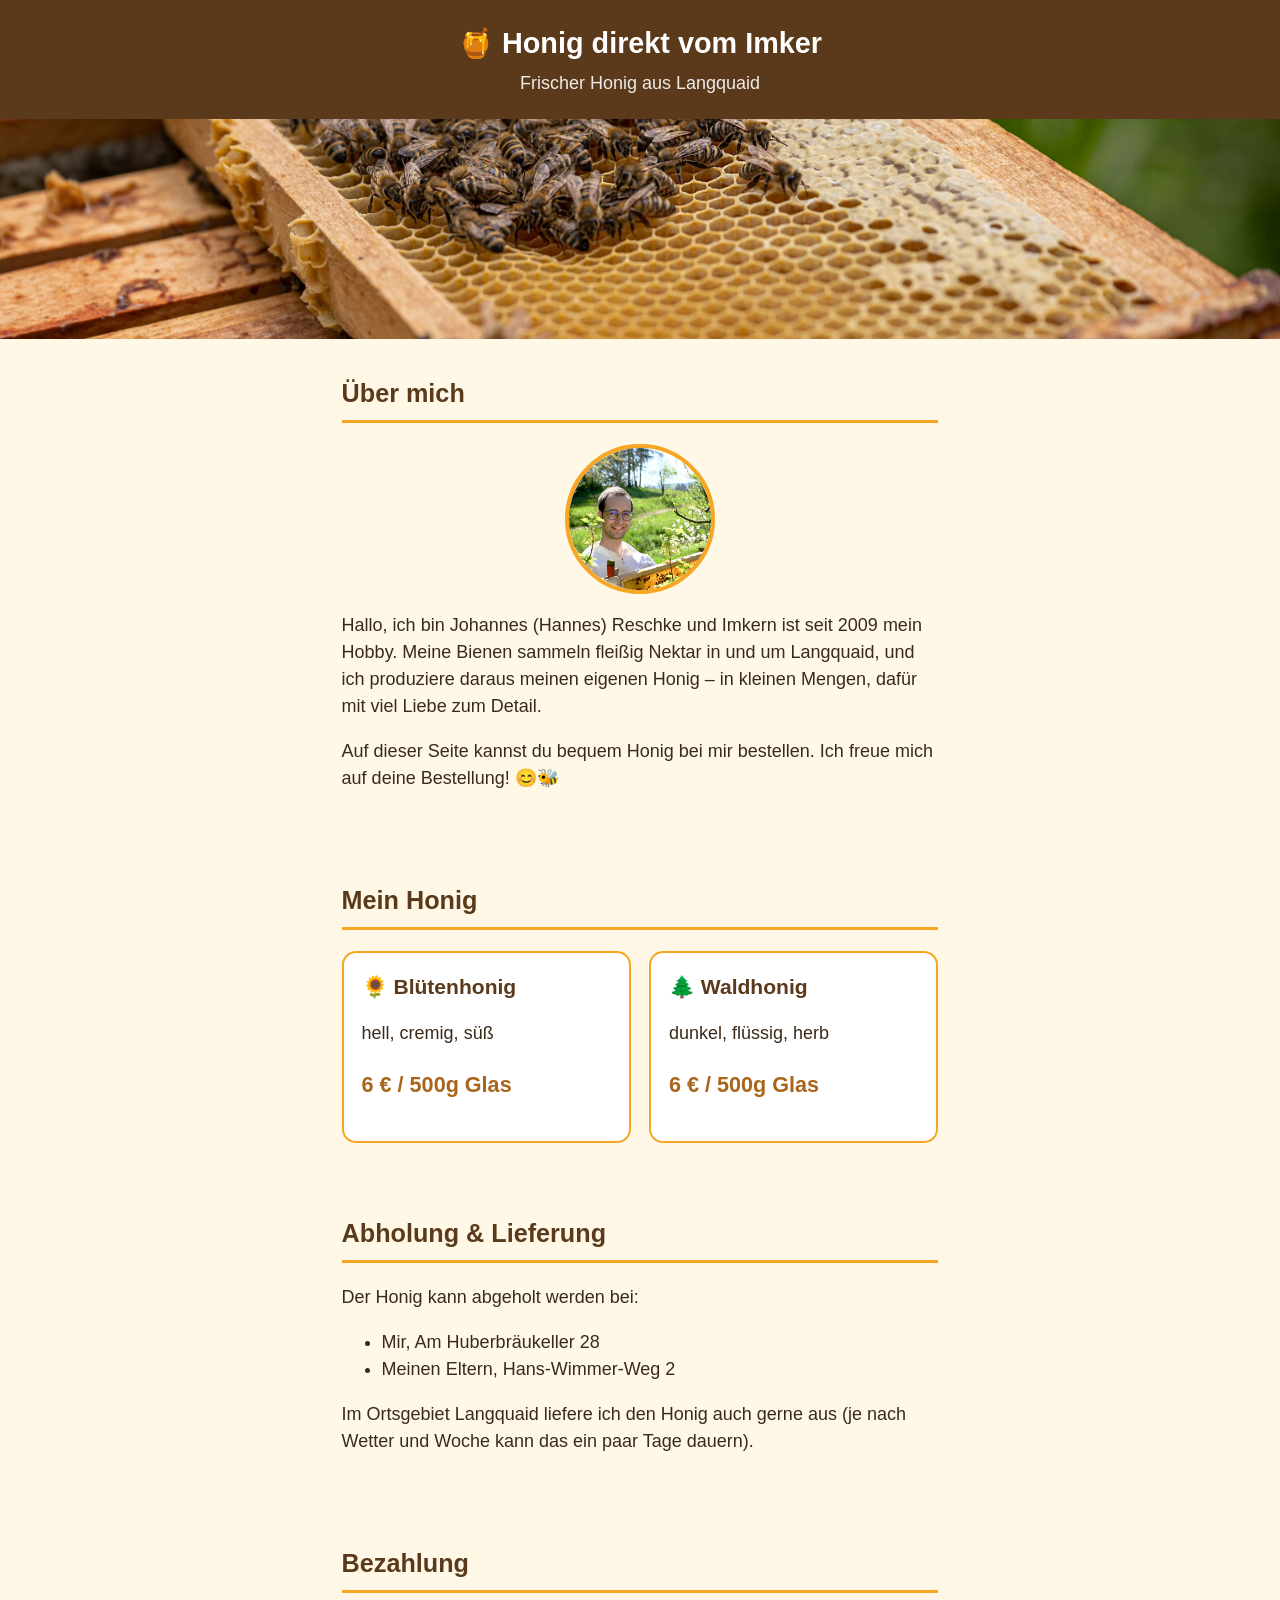
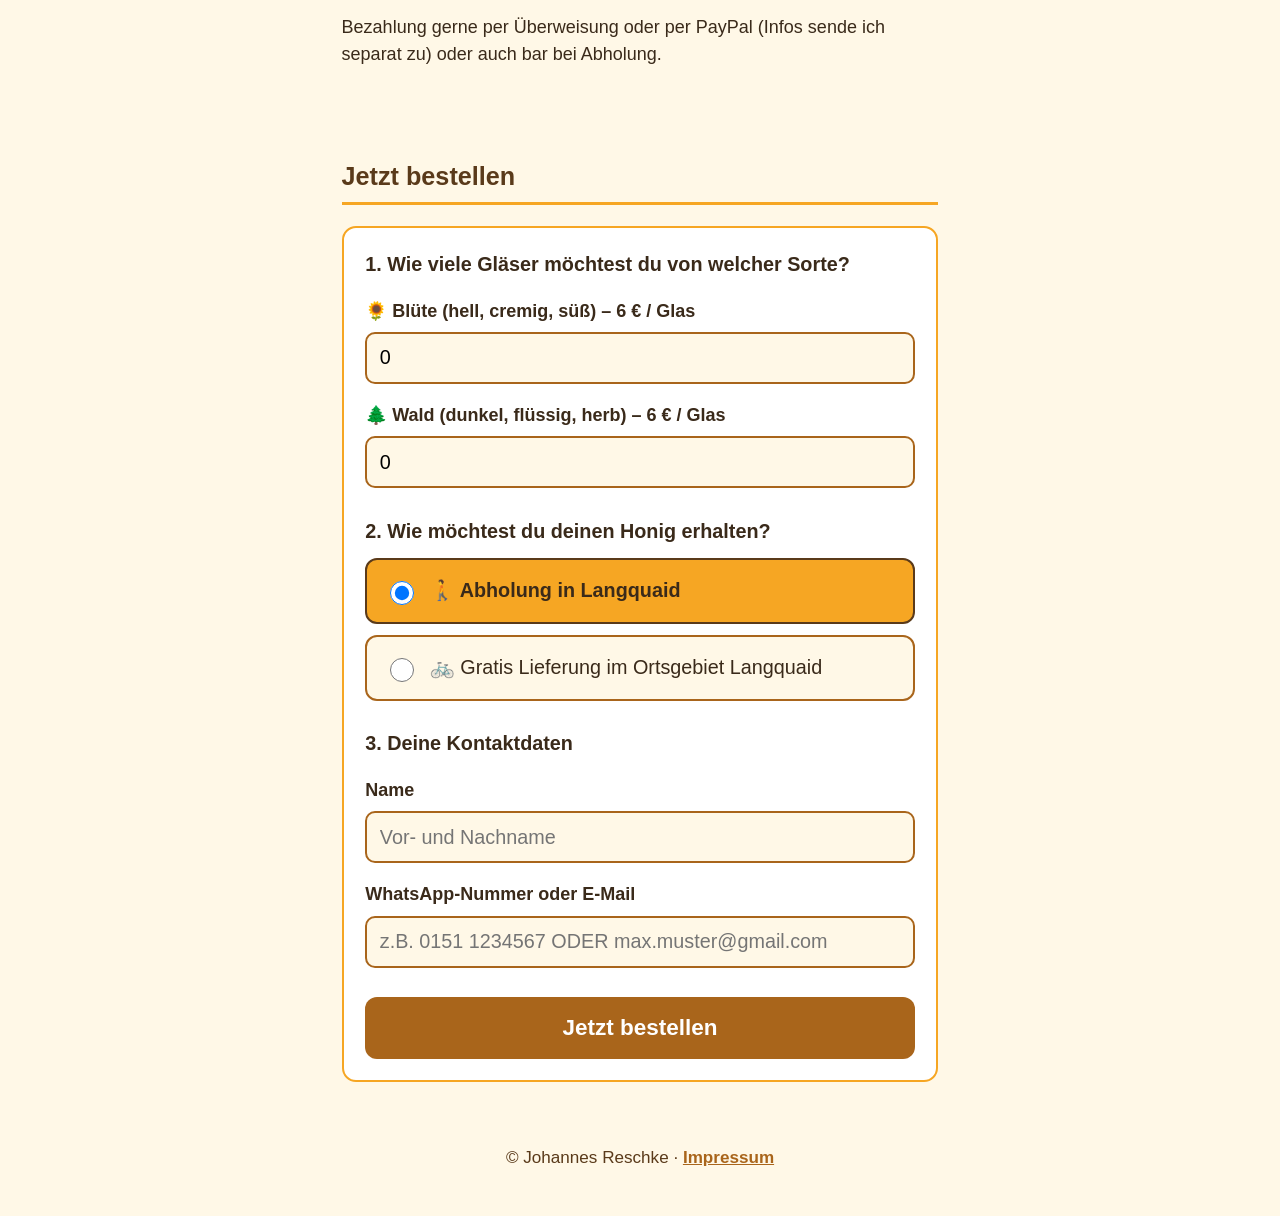
<file: index.html>
<!DOCTYPE html>
<html lang="de">
<head>
  <meta charset="UTF-8" />
  <meta name="viewport" content="width=device-width, initial-scale=1.0" />
  <title>Honig direkt vom Imker – Johannes Reschke</title>
  <link rel="stylesheet" href="style.css" />
</head>
<body>

  <!-- ============================================================
       KOPFBEREICH
       Hier änderst du die Überschrift ganz oben auf der Seite.
       ============================================================ -->
  <header class="kopfbereich">
    <h1>🍯 Honig direkt vom Imker</h1>
    <p>Frischer Honig aus Langquaid</p>
  </header>

  <img src="wabe.jpg" alt="Bienenwabe voller Bienen" class="hero-bild" />

  <!-- ============================================================
       ÜBER MICH
       Diesen Text kannst du frei anpassen.
       ============================================================ -->
  <section id="ueber-mich">
    <h2>Über mich</h2>
    <img src="JohannesReschke.jpg" alt="Johannes Reschke" class="bild-rund" />
    <p>
      Hallo, ich bin Johannes (Hannes) Reschke und Imkern ist seit 2009 mein Hobby. 
      Meine Bienen sammeln fleißig Nektar in und um Langquaid,
      und ich produziere daraus meinen eigenen Honig – in kleinen Mengen,
      dafür mit viel Liebe zum Detail.
    </p>
    <p>
      Auf dieser Seite kannst du bequem Honig bei mir bestellen. Ich freue
      mich auf deine Bestellung! 😊🐝
    </p>
  </section>

  <!-- ============================================================
       HONIG-ANGEBOT
       Sorten, Beschreibung und Preise änderst du hier.
       ============================================================ -->
  <section id="angebot">
    <h2>Mein Honig</h2>
    <div class="honig-karten">
      <div class="honig-karte">
        <h3>🌻 Blütenhonig</h3>
        <p>hell, cremig, süß</p>
        <p class="preis">6&nbsp;€ / 500g Glas</p>
      </div>
      <div class="honig-karte">
        <h3>🌲 Waldhonig</h3>
        <p>dunkel, flüssig, herb</p>
        <p class="preis">6&nbsp;€ / 500g Glas</p>
      </div>
    </div>
  </section>

  <!-- ============================================================
       ABHOLUNG & LIEFERUNG
       Trage hier deine Abholadresse(n) ein.
       ============================================================ -->
  <section id="abholung">
    <h2>Abholung &amp; Lieferung</h2>
    <p>Der Honig kann abgeholt werden bei:</p>
    <ul>
      <li>Mir, Am Huberbräukeller 28</li>
      <li>Meinen Eltern, Hans-Wimmer-Weg 2</li>
    </ul>
    <p>Im Ortsgebiet Langquaid liefere ich den Honig auch gerne aus (je nach Wetter und Woche kann das ein paar Tage dauern).</p>
  </section>

  <!-- ============================================================
       BEZAHLUNG
       Trage hier deine Zahlungsdaten ein (IBAN, PayPal, o. Ä.).
       ============================================================ -->
  <section id="bezahlung">
    <h2>Bezahlung</h2>
    <p>
      Bezahlung gerne per Überweisung oder per PayPal (Infos sende ich separat zu) oder auch bar bei Abholung.
    </p>
  </section>

  <!-- ============================================================
       BESTELLFORMULAR
       Das Formular schickt jede Bestellung automatisch per E-Mail an dich.
       Der Versand läuft über den kostenlosen Dienst FormSubmit.co.

       WICHTIG: Nach dem allerersten Test wirst du eine E-Mail von
       FormSubmit erhalten, in der du deine Adresse einmalig bestätigen
       musst (auf einen Link klicken). Erst danach kommen Bestellungen an.
       ============================================================ -->
  <section id="bestellen">
    <h2>Jetzt bestellen</h2>
    <form action="https://formsubmit.co/reschkejo@gmail.com" method="POST">

      <!-- Diese versteckten Felder sorgen für eine übersichtliche E-Mail
           und leiten den Kunden nach dem Absenden auf eine Dankeseite. -->
      <input type="hidden" name="_subject" value="Neue Honig-Bestellung über die Webseite" />
      <input type="hidden" name="_template" value="table" />
      <input type="hidden" name="_next" value="https://hannesre.github.io/ImkereiReschke/danke.html" />
      <input type="hidden" name="_captcha" value="false" />
      <!-- Spamschutz: dieses Feld bleibt für echte Besucher unsichtbar -->
      <input type="text" name="_honey" style="display:none" tabindex="-1" autocomplete="off" />

      <div class="frage">
        <p class="frage-titel">1. Wie viele Gläser möchtest du von welcher Sorte?</p>
        <label class="textfeld-label" for="menge-bluete">🌻 Blüte (hell, cremig, süß) – 6&nbsp;€ / Glas</label>
        <input type="number" id="menge-bluete" name="Anzahl Blütenhonig" min="0" value="0" />

        <label class="textfeld-label" for="menge-wald">🌲 Wald (dunkel, flüssig, herb) – 6&nbsp;€ / Glas</label>
        <input type="number" id="menge-wald" name="Anzahl Waldhonig" min="0" value="0" />
      </div>

      <div class="frage">
        <p class="frage-titel">2. Wie möchtest du deinen Honig erhalten?</p>
        <label class="auswahl-kachel">
          <input type="radio" name="Abholung_oder_Lieferung" value="Abholung in Langquaid" checked />
          🚶 Abholung in Langquaid
        </label>
        <label class="auswahl-kachel">
          <input type="radio" name="Abholung_oder_Lieferung" value="Lieferung im Ortsgebiet Langquaid" />
          🚲 Gratis Lieferung im Ortsgebiet Langquaid
        </label>
      </div>

      <div class="frage">
        <p class="frage-titel">3. Deine Kontaktdaten</p>
        <label class="textfeld-label" for="name">Name</label>
        <input type="text" id="name" name="Name" required placeholder="Vor- und Nachname" />

        <label class="textfeld-label" for="telefon">WhatsApp-Nummer oder E-Mail</label>
        <input type="text" id="telefon" name="Kontakt (Telefon oder E-Mail)" required placeholder="z.B. 0151 1234567 ODER max.muster@gmail.com" />
      </div>

      <button type="submit" class="absenden-knopf">Jetzt bestellen</button>
    </form>
  </section>

  <script>
    // Verhindert eine leere Bestellung (0 Gläser insgesamt)
    document.querySelector('#bestellen form').addEventListener('submit', function (e) {
      var bluete = parseInt(document.getElementById('menge-bluete').value, 10) || 0;
      var wald = parseInt(document.getElementById('menge-wald').value, 10) || 0;
      if (bluete + wald <= 0) {
        e.preventDefault();
        alert('Bitte gib mindestens ein Glas Honig an (Blüte oder Wald).');
      }
    });
  </script>

  <!-- ============================================================
       ALTERNATIVE: BESTELLUNG PER WHATSAPP
       Trage hier deine eigene WhatsApp-Nummer ein!
       Format: 49 + Nummer ohne die führende 0
       Beispiel: aus "0151 2345678" wird "4915122345678"
       ============================================================ -->
 <!--  <section id="whatsapp">
    <div class="whatsapp-box">
      <h2 style="border:none;">Lieber direkt schreiben?</h2>
      <p>
        Kein Problem! Du kannst deine Bestellung auch einfach per
        WhatsApp-Nachricht an mich schicken oder anrufen.
      </p>
      <a
        class="whatsapp-knopf"
        href="https://wa.me/4915154808487"
        target="_blank"
        rel="noopener"
      >
        📲 Jetzt per WhatsApp bestellen
      </a>
      <p style="font-size:0.85rem; opacity:0.8;">
      </p>
    </div>
  </section>-->

  <footer>
    &copy; Johannes Reschke &middot; <a href="impressum.html">Impressum</a>
  </footer>

</body>
</html>
</file>
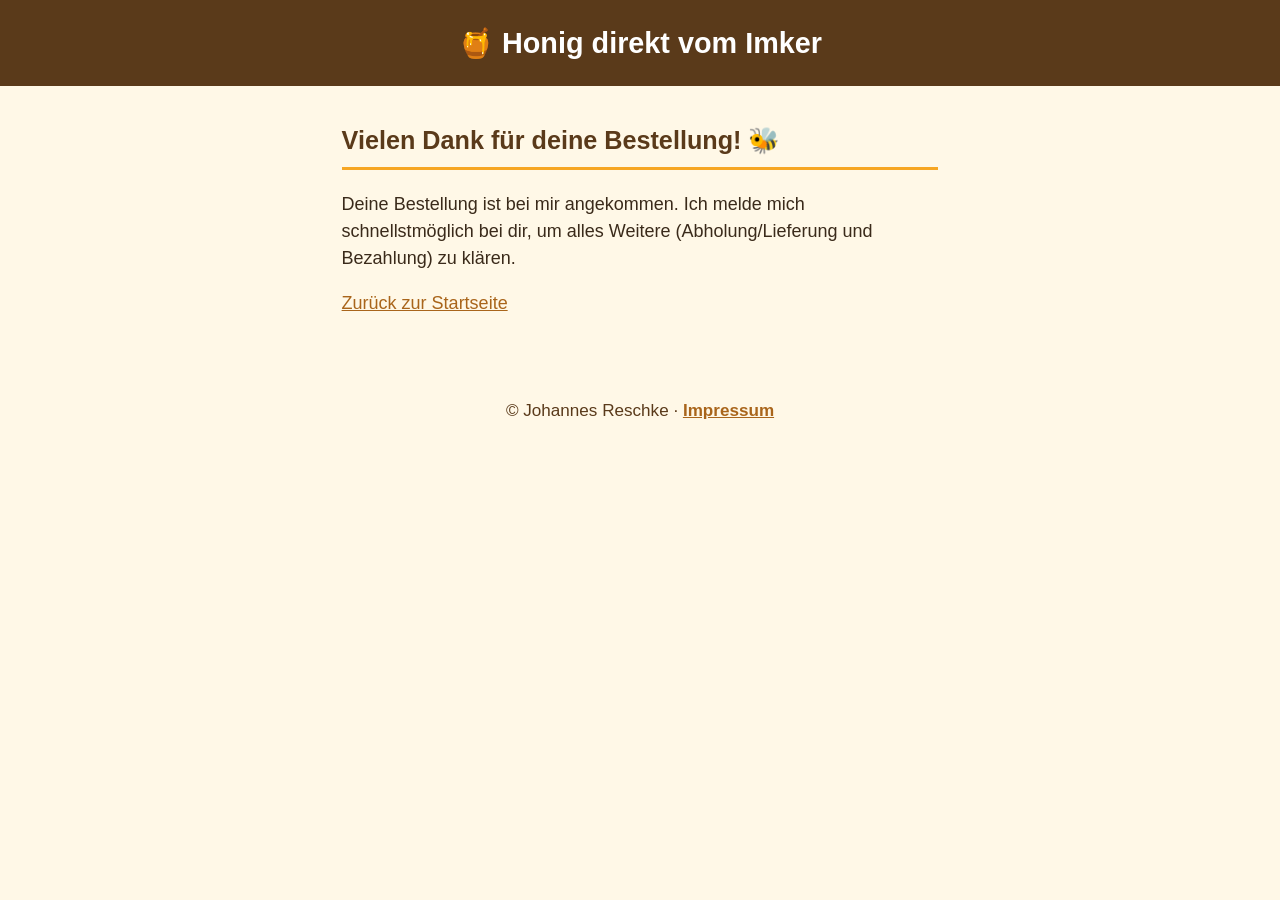
<file: danke.html>
<!DOCTYPE html>
<html lang="de">
<head>
  <meta charset="UTF-8" />
  <meta name="viewport" content="width=device-width, initial-scale=1.0" />
  <title>Danke für deine Bestellung</title>
  <link rel="stylesheet" href="style.css" />
</head>
<body>

  <header class="kopfbereich">
    <h1>🍯 Honig direkt vom Imker</h1>
  </header>

  <section>
    <h2>Vielen Dank für deine Bestellung! 🐝</h2>
    <p>
      Deine Bestellung ist bei mir angekommen. Ich melde mich schnellstmöglich
      bei dir, um alles Weitere (Abholung/Lieferung und Bezahlung) zu klären.
    </p>
    <p><a href="index.html">Zurück zur Startseite</a></p>
  </section>

  <footer>
    &copy; Johannes Reschke &middot; <a href="impressum.html">Impressum</a>
  </footer>

</body>
</html>
</file>
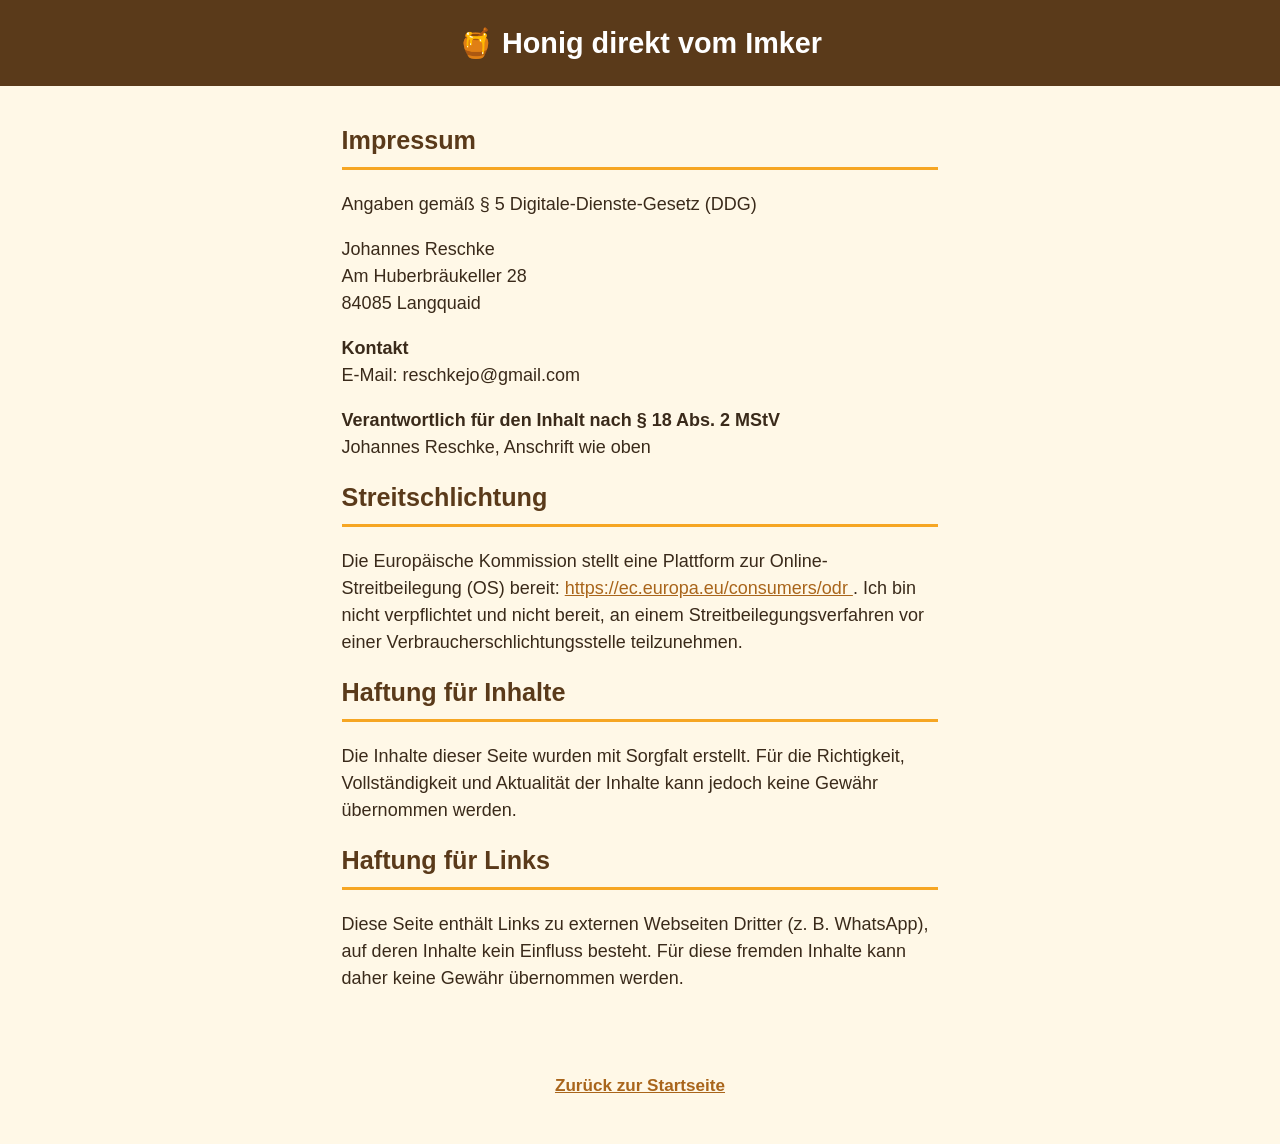
<file: impressum.html>
<!DOCTYPE html>
<html lang="de">
<head>
  <meta charset="UTF-8" />
  <meta name="viewport" content="width=device-width, initial-scale=1.0" />
  <title>Impressum – Honig direkt vom Imker</title>
  <link rel="stylesheet" href="style.css" />
</head>
<body>

  <header class="kopfbereich">
    <h1>🍯 Honig direkt vom Imker</h1>
  </header>

  <!-- ============================================================
       IMPRESSUM
       Rechtlich vorgeschriebene Angaben. Bitte nur ändern, wenn sich
       deine Adresse oder E-Mail wirklich ändert.
       ============================================================ -->
  <section>
    <h2>Impressum</h2>

    <p>
      Angaben gemäß § 5 Digitale-Dienste-Gesetz (DDG)
    </p>

    <p>
      Johannes Reschke<br />
      Am Huberbräukeller 28<br />
      84085 Langquaid
    </p>

    <p>
      <strong>Kontakt</strong><br />
      E-Mail: reschkejo@gmail.com
    </p>

    <p>
      <strong>Verantwortlich für den Inhalt nach § 18 Abs. 2 MStV</strong><br />
      Johannes Reschke, Anschrift wie oben
    </p>

    <h2>Streitschlichtung</h2>
    <p>
      Die Europäische Kommission stellt eine Plattform zur
      Online-Streitbeilegung (OS) bereit:
      <a href="https://ec.europa.eu/consumers/odr" target="_blank" rel="noopener">
        https://ec.europa.eu/consumers/odr
      </a>.
      Ich bin nicht verpflichtet und nicht bereit, an einem
      Streitbeilegungsverfahren vor einer Verbraucherschlichtungsstelle
      teilzunehmen.
    </p>

    <h2>Haftung für Inhalte</h2>
    <p>
      Die Inhalte dieser Seite wurden mit Sorgfalt erstellt. Für die
      Richtigkeit, Vollständigkeit und Aktualität der Inhalte kann jedoch
      keine Gewähr übernommen werden.
    </p>

    <h2>Haftung für Links</h2>
    <p>
      Diese Seite enthält Links zu externen Webseiten Dritter (z. B.
      WhatsApp), auf deren Inhalte kein Einfluss besteht. Für diese fremden
      Inhalte kann daher keine Gewähr übernommen werden.
    </p>
  </section>

  <footer>
    <a href="index.html">Zurück zur Startseite</a>
  </footer>

</body>
</html>
</file>
<file: style.css>
/* ============================================================
   STYLE.CSS – Aussehen der Honig-Webseite
   Diese Datei musst du normalerweise NICHT bearbeiten.
   Texte änderst du direkt in den Dateien index.html / impressum.html
   ============================================================ */

:root {
  --honig-dunkel: #5a3a1a;
  --honig-mittel: #a9651b;
  --honig-hell: #f6a623;
  --creme: #fff8e7;
  --weiss: #ffffff;
  --whatsapp-gruen: #25d366;
  --text-dunkel: #3a2a1a;
}

* {
  box-sizing: border-box;
}

html {
  /* Grundschriftgröße etwas größer für gute Lesbarkeit auf dem Handy */
  font-size: 18px;
}

body {
  margin: 0;
  font-family: "Segoe UI", Verdana, Arial, sans-serif;
  background: var(--creme);
  color: var(--text-dunkel);
  line-height: 1.5;
}

img {
  max-width: 100%;
  display: block;
}

a {
  color: var(--honig-mittel);
}

/* ---------- Kopfbereich ---------- */

.kopfbereich {
  background: var(--honig-dunkel);
  color: var(--weiss);
  padding: 1.2rem 1rem;
  text-align: center;
}

.kopfbereich h1 {
  margin: 0;
  font-size: 1.6rem;
}

.kopfbereich p {
  margin: 0.3rem 0 0 0;
  font-size: 1rem;
  opacity: 0.9;
}

/* ---------- Allgemeine Bereiche ---------- */

section {
  padding: 2rem 1.2rem;
  max-width: 640px;
  margin: 0 auto;
}

section h2 {
  color: var(--honig-dunkel);
  font-size: 1.4rem;
  border-bottom: 3px solid var(--honig-hell);
  padding-bottom: 0.4rem;
  margin-top: 0;
}

.bild-rund {
  width: 150px;
  height: 150px;
  border-radius: 50%;
  object-fit: cover;
  margin: 0 auto 1rem auto;
  border: 4px solid var(--honig-hell);
}

.hero-bild {
  width: 100%;
  height: 220px;
  object-fit: cover;
}

/* ---------- Honig-Karten ---------- */

.honig-karten {
  display: flex;
  flex-direction: column;
  gap: 1rem;
}

.honig-karte {
  background: var(--weiss);
  border: 2px solid var(--honig-hell);
  border-radius: 14px;
  padding: 1rem;
}

.honig-karte h3 {
  margin: 0 0 0.3rem 0;
  color: var(--honig-dunkel);
}

.honig-karte .preis {
  font-weight: bold;
  font-size: 1.2rem;
  color: var(--honig-mittel);
}

/* ---------- Formular ---------- */

form {
  background: var(--weiss);
  border-radius: 14px;
  padding: 1.2rem;
  border: 2px solid var(--honig-hell);
}

.frage {
  margin-bottom: 1.6rem;
}

.frage > p.frage-titel {
  font-weight: bold;
  font-size: 1.1rem;
  margin: 0 0 0.6rem 0;
}

/* Große, gut antippbare Auswahl-Kacheln statt kleiner Radiobuttons */
.auswahl-kachel {
  display: block;
  background: var(--creme);
  border: 2px solid var(--honig-mittel);
  border-radius: 12px;
  padding: 0.9rem 1rem;
  margin-bottom: 0.6rem;
  font-size: 1.1rem;
  cursor: pointer;
}

.auswahl-kachel input {
  /* Radiobutton größer machen, damit er gut sichtbar ist */
  width: 1.3rem;
  height: 1.3rem;
  margin-right: 0.6rem;
  vertical-align: middle;
}

.auswahl-kachel:has(input:checked) {
  background: var(--honig-hell);
  border-color: var(--honig-dunkel);
  font-weight: bold;
}

label.textfeld-label {
  display: block;
  font-weight: bold;
  margin-bottom: 0.4rem;
  margin-top: 1rem;
}

input[type="text"],
input[type="tel"],
input[type="email"],
input[type="number"] {
  width: 100%;
  font-size: 1.1rem;
  padding: 0.7rem;
  border-radius: 10px;
  border: 2px solid var(--honig-mittel);
  background: var(--creme);
}

.absenden-knopf {
  display: block;
  width: 100%;
  background: var(--honig-mittel);
  color: var(--weiss);
  font-size: 1.25rem;
  font-weight: bold;
  padding: 1rem;
  border: none;
  border-radius: 12px;
  margin-top: 1.2rem;
  cursor: pointer;
}

.absenden-knopf:hover {
  background: var(--honig-dunkel);
}

/* ---------- WhatsApp-Bereich ---------- */

.whatsapp-box {
  text-align: center;
  background: var(--weiss);
  border: 2px solid var(--whatsapp-gruen);
  border-radius: 14px;
  padding: 1.2rem;
}

.whatsapp-knopf {
  display: inline-block;
  background: var(--whatsapp-gruen);
  color: var(--weiss) !important;
  font-size: 1.2rem;
  font-weight: bold;
  text-decoration: none;
  padding: 1rem 1.6rem;
  border-radius: 12px;
  margin-top: 0.8rem;
}

/* ---------- Fußbereich ---------- */

footer {
  text-align: center;
  padding: 1.5rem 1rem 2.5rem 1rem;
  font-size: 0.95rem;
  color: var(--honig-dunkel);
}

footer a {
  font-weight: bold;
}

/* ---------- Etwas größere Bildschirme (Tablet/Desktop) ---------- */

@media (min-width: 700px) {
  .honig-karten {
    flex-direction: row;
  }
  .honig-karte {
    flex: 1;
  }
}
</file>
